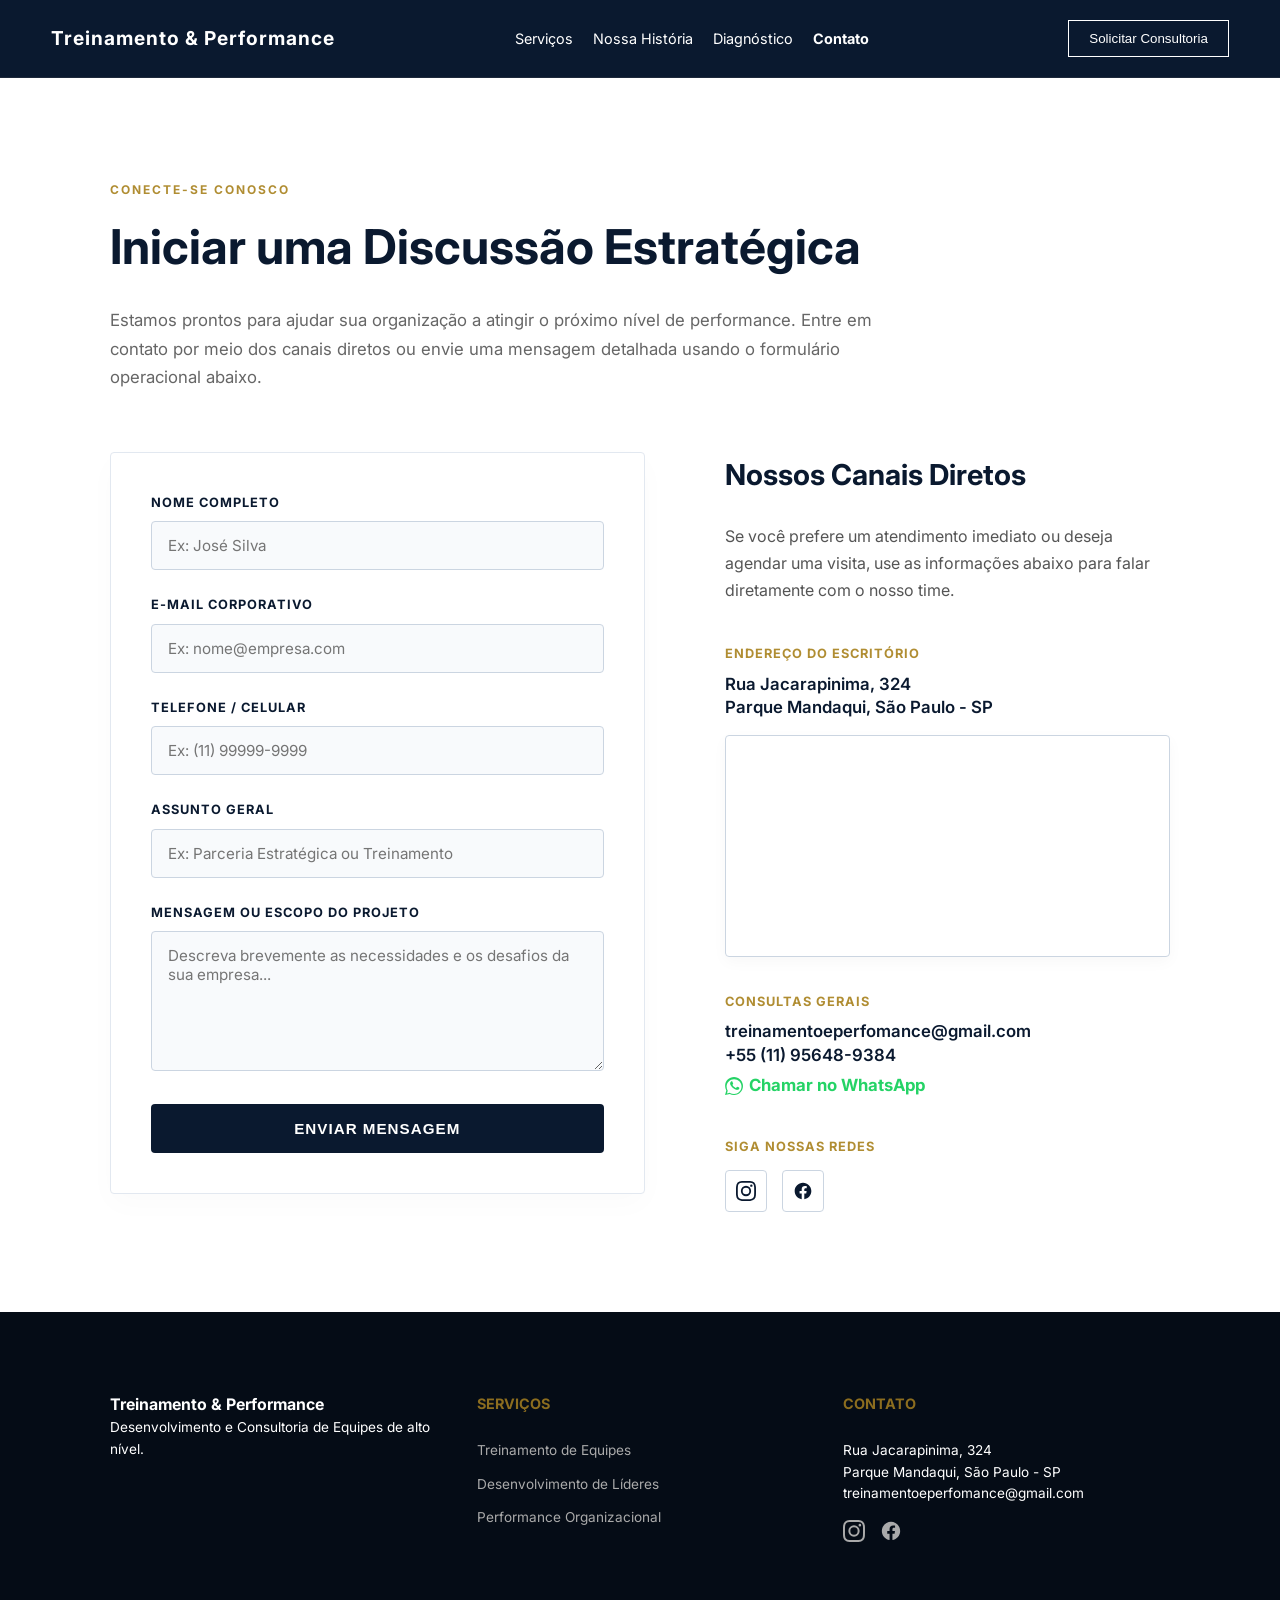
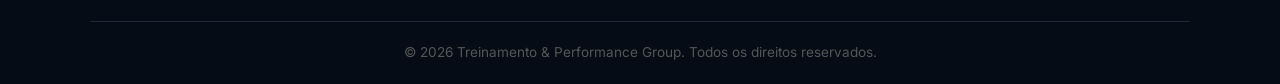
<file: contato.html>
<!DOCTYPE html>
<html lang="pt-br">

<head>
    <meta charset="UTF-8">
    <meta name="viewport" content="width=device-width, initial-scale=1.0">
    <title>Contato | Treinamento & Performance</title>
    <link rel="stylesheet" href="style.css">
    <link href="https://fonts.googleapis.com/css2?family=Inter:wght@300;400;500;600;700&display=swap" rel="stylesheet">
    <style>
        html {
            scroll-behavior: smooth;
        }

        .contact-hero {
            padding: 180px 0 60px;
            background-color: var(--white);
        }

        .contact-hero span {
            font-size: 0.75rem;
            text-transform: uppercase;
            letter-spacing: 2px;
            color: var(--gold-light);
            font-weight: 700;
            display: block;
            margin-bottom: 10px;
        }

        .contact-hero h1 {
            font-size: clamp(2rem, 4vw, 3rem);
            color: var(--primary-blue);
            margin-bottom: 20px;
            font-weight: 700;
        }

        .contact-hero .intro-text {
            max-width: 800px;
            color: #666;
            font-size: 1.05rem;
            line-height: 1.7;
        }

        .contact-content-section {
            padding: 0 0 100px;
            background-color: var(--white);
        }

        .contact-main-grid {
            display: grid;
            grid-template-columns: 1.2fr 1fr;
            gap: 80px;
            align-items: start;
        }

        @media (max-width: 992px) {
            .contact-main-grid {
                grid-template-columns: 1fr;
                gap: 50px;
            }
        }

        .contact-form-block {
            background: #ffffff;
            border: 1px solid #e2e8f0;
            padding: 40px;
            border-radius: 4px;
            box-shadow: 0 10px 30px rgba(10, 25, 47, 0.02);
        }

        .contact-form-group {
            margin-bottom: 25px;
        }

        .contact-form-group label {
            display: block;
            font-size: 0.8rem;
            text-transform: uppercase;
            letter-spacing: 1px;
            color: var(--primary-blue);
            font-weight: 700;
            margin-bottom: 8px;
        }

        .contact-field {
            width: 100%;
            padding: 14px 16px;
            border: 1px solid #cbd5e1;
            border-radius: 4px;
            font-family: 'Inter', sans-serif;
            font-size: 0.95rem;
            color: var(--primary-blue);
            background-color: #f8fafc;
            transition: all 0.3s ease;
        }

        .contact-field:focus {
            outline: none;
            border-color: var(--gold);
            background-color: var(--white);
            box-shadow: 0 0 0 3px rgba(251, 192, 45, 0.15);
        }

        textarea.contact-field {
            resize: vertical;
            min-height: 140px;
        }

        .btn-send-message {
            width: 100%;
            background-color: var(--primary-blue);
            color: var(--white);
            border: none;
            padding: 16px;
            font-size: 0.95rem;
            font-weight: 700;
            text-transform: uppercase;
            letter-spacing: 1px;
            cursor: pointer;
            border-radius: 4px;
            transition: all 0.3s ease;
        }

        .btn-send-message:hover {
            background-color: var(--gold);
            color: var(--primary-blue);
            transform: translateY(-2px);
        }

        .contact-info-block h2 {
            font-size: 1.8rem;
            color: var(--primary-blue);
            margin-bottom: 25px;
            font-weight: 700;
        }

        .contact-info-block p {
            color: #555;
            margin-bottom: 40px;
            line-height: 1.7;
        }

        .corporate-channels-list {
            list-style: none;
        }

        .channel-item-box {
            margin-bottom: 35px;
        }

        .channel-item-box h4 {
            font-size: 0.8rem;
            text-transform: uppercase;
            letter-spacing: 1px;
            color: var(--gold-light);
            margin-bottom: 8px;
            font-weight: 700;
        }

        .channel-item-box p {
            font-size: 1.05rem;
            color: var(--primary-blue);
            font-weight: 600;
            margin-bottom: 0;
            line-height: 1.4;
        }

        .channel-whatsapp-link {
            display: inline-flex;
            align-items: center;
            gap: 6px;
            color: #25D366;
            text-decoration: none;
            font-weight: 700;
            font-size: 1.05rem;
            margin-top: 5px;
            transition: opacity 0.3s ease;
        }

        .channel-whatsapp-link:hover {
            opacity: 0.8;
        }

        .channel-whatsapp-link svg {
            width: 18px;
            height: 18px;
            fill: currentColor;
        }

        .map-wrapper {
            margin-top: 15px;
            border: 1px solid #cbd5e1;
            border-radius: 4px;
            overflow: hidden;
            box-shadow: 0 5px 15px rgba(0, 0, 0, 0.03);
        }

        .map-wrapper iframe {
            display: block;
            width: 100%;
            height: 220px;
            border: 0;
        }

        .social-media-container {
            margin-top: 20px;
        }

        .social-media-container h4 {
            font-size: 0.8rem;
            text-transform: uppercase;
            letter-spacing: 1px;
            color: var(--gold-light);
            margin-bottom: 12px;
            font-weight: 700;
        }

        .social-links-flex {
            display: flex;
            gap: 15px;
        }

        .social-icon-btn {
            display: inline-flex;
            align-items: center;
            justify-content: center;
            width: 42px;
            height: 42px;
            border: 1px solid #cbd5e1;
            border-radius: 4px;
            color: var(--primary-blue);
            transition: all 0.3s ease;
            text-decoration: none;
        }

        .social-icon-btn svg {
            width: 20px;
            height: 20px;
            fill: currentColor;
        }

        .social-icon-btn:hover {
            background-color: var(--primary-blue);
            color: var(--white);
            border-color: var(--primary-blue);
            transform: translateY(-3px);
        }

        .footer-social-flex {
            display: flex;
            gap: 15px;
            margin-top: 15px;
        }

        .footer-social-link {
            color: #aaa;
            transition: color 0.3s ease, transform 0.3s ease;
            display: inline-block;
        }

        .footer-social-link svg {
            width: 22px;
            height: 22px;
            fill: currentColor;
        }

        .footer-social-link:hover {
            color: var(--white) !important;
            transform: translateY(-2px);
            padding-left: 0 !important;
        }

        .navbar {
            display: flex;
            justify-content: space-between;
            align-items: center;
            padding: 20px 4%;
            position: relative;
            z-index: 1001;
        }

        .menu-toggle {
            display: none;
            flex-direction: column;
            justify-content: space-between;
            width: 30px;
            height: 21px;
            background: transparent;
            border: none;
            cursor: pointer;
            z-index: 1002;
            padding: 0;
        }

        .menu-toggle .bar {
            width: 100%;
            height: 3px;
            background-color: #ffffff;
            border-radius: 10px;
            transition: all 0.3s ease-in-out;
        }

        .menu-toggle.active .bar:nth-child(1) {
            transform: translateY(9px) rotate(45deg);
        }

        .menu-toggle.active .bar:nth-child(2) {
            opacity: 0;
        }

        .menu-toggle.active .bar:nth-child(3) {
            transform: translateY(-9px) rotate(-45deg);
        }

        @media (max-width: 992px) {
            .menu-toggle {
                display: flex;
            }

            .nav-links {
                position: fixed;
                top: 0;
                right: -100%;
                width: 280px;
                height: 100vh;
                background-color: #0f172a;
                display: flex;
                flex-direction: column;
                align-items: flex-start;
                justify-content: flex-start;
                padding: 100px 40px 40px;
                gap: 25px;
                box-shadow: -10px 0 30px rgba(0, 0, 0, 0.3);
                transition: right 0.4s ease-in-out;
                z-index: 1000;
                list-style: none;
            }

            .nav-links.active {
                right: 0;
            }

            .nav-links li {
                width: 100%;
            }

            .nav-links a {
                font-size: 1.2rem;
                display: block;
                width: 100%;
                padding: 10px 0;
                color: #ffffff !important;
            }

            .btn-cta-nav {
                display: none;
            }
            
            .btn-mobile-nav-cta {
                display: block;
                width: 100%;
                text-align: center;
                background-color: #fbc02d;
                color: #0f172a;
                padding: 14px;
                border-radius: 4px;
                font-weight: 700;
                font-size: 0.95rem;
                text-decoration: none;
                text-transform: uppercase;
                letter-spacing: 0.5px;
                margin-top: 20px;
                border: none;
                cursor: pointer;
            }
        }
    </style>
</head>

<body>

    <div vw class="enabled">
        <div vw-access-button class="active"></div>
        <div vw-plugin-wrapper>
            <div class="vw-plugin-top-wrapper"></div>
        </div>
    </div>
    <script src="https://vlibras.gov.br/app/vlibras-plugin.js"></script>
    <script>
        new window.VLibras.Widget('https://vlibras.gov.br/app');
    </script>

    <!-- NAVBAR -->
    <nav class="navbar"
        style="background: var(--primary-blue); border-bottom: 1px solid #1e293b; position: fixed; width: 100%; top: 0; z-index: 1000;">
        <div class="logo">
            <a href="index.html" style="text-decoration: none; color: #ffffff;">Treinamento & Performance</a>
        </div>
        
        <ul class="nav-links" id="navLinks">
            <li><a href="servicos.html" class="nav-item">Serviços</a></li>
            <li><a href="sobre.html" class="nav-item">Nossa História</a></li>
            <li><a href="diagnostico.html" class="nav-item">Diagnóstico</a></li>
            <li><a href="contato.html" class="nav-item" style="font-weight: 700;">Contato</a></li>
            <li class="btn-cta-nav-container"><a href="contato.html" class="btn-mobile-nav-cta" style="display: none;">Solicitar Consultoria</a></li>
        </ul>
        
        <button class="btn-cta-nav"
            onclick="document.getElementById('formulario-contato').scrollIntoView({behavior: 'smooth'})">Solicitar
            Consultoria</button>
            
        <button class="menu-toggle" id="mobileMenuBtn" aria-label="Abrir menu de navigation">
            <span class="bar"></span>
            <span class="bar"></span>
            <span class="bar"></span>
        </button>
    </nav>

    <!-- HERO -->
    <header class="contact-hero">
        <div class="container">
            <span>Conecte-se Conosco</span>
            <h1>Iniciar uma Discussão Estratégica</h1>
            <p class="intro-text">Estamos prontos para ajudar sua organização a atingir o próximo nível de performance.
                Entre em contato por meio dos canais diretos ou envie uma mensagem detalhada usando o formulário
                operacional abaixo.</p>
        </div>
    </header>

    <!-- CONTEÚDO PRINCIPAL -->
    <section class="contact-content-section">
        <div class="container">
            <div class="contact-main-grid reveal">

                <div id="formulario-contato" class="contact-form-block">
                    <form action="https://formspree.io/f/xqejvewv" method="POST" id="meu-formulario">
                        
                        <div class="contact-form-group">
                            <label for="full_name">Nome Completo</label>
                            <input type="text" id="full_name" name="Nome" class="contact-field"
                                placeholder="Ex: José Silva" required>
                        </div>

                        <div class="contact-form-group">
                            <label for="corporate_email">E-mail Corporativo</label>
                            <input type="email" id="corporate_email" name="Email" class="contact-field"
                                placeholder="Ex: nome@empresa.com" required>
                        </div>

                        <div class="contact-form-group">
                            <label for="phone_number">Telefone / Celular</label>
                            <input type="tel" id="phone_number" name="Telefone" class="contact-field"
                                placeholder="Ex: (11) 99999-9999" required>
                        </div>

                        <div class="contact-form-group">
                            <label for="form_subject">Assunto Geral</label>
                            <input type="text" id="form_subject" name="Assunto" class="contact-field"
                                placeholder="Ex: Parceria Estratégica ou Treinamento" required>
                        </div>

                        <div class="contact-form-group">
                            <label for="corporate_message">Mensagem ou Escopo do Projeto</label>
                            <textarea id="corporate_message" name="Mensagem" class="contact-field"
                                placeholder="Descreva brevemente as necessidades e os desafios da sua empresa..."
                                required></textarea>
                        </div>

                        <button type="submit" class="btn-send-message">Enviar Mensagem</button>
                    </form>
                </div>

                <div class="contact-info-block">
                    <h2>Nossos Canais Diretos</h2>
                    <p>Se você prefere um atendimento imediato ou deseja agendar uma visita, use as informações abaixo
                        para falar diretamente com o nosso time.</p>

                    <ul class="corporate-channels-list">
                        <li class="channel-item-box">
                            <h4>Endereço do Escritório</h4>
                            <p>Rua Jacarapinima, 324</p>
                            <p>Parque Mandaqui, São Paulo - SP</p>

                            <div class="map-wrapper">
                                <iframe
                                    src="https://maps.google.com/maps?q=Rua%20Jacarapinima,%20324%20Parque%20Mandaqui&t=&z=15&ie=UTF-8&iwloc=&output=embed"
                                    allowfullscreen="" loading="lazy" referrerpolicy="no-referrer-when-downgrade">
                                </iframe>
                            </div>
                        </li>
                        <li class="channel-item-box">
                            <h4>Consultas Gerais</h4>
                            <p>treinamentoeperfomance@gmail.com</p>
                            <p>+55 (11) 95648-9384</p>
                            <a href="https://wa.me/5511956489384" target="_blank" rel="noopener noreferrer" class="channel-whatsapp-link">
                                <svg viewBox="0 0 24 24"><path d="M.057 24l1.687-6.163c-1.041-1.804-1.588-3.849-1.587-5.946C.06 5.348 5.397.01 12.008.01c3.202.001 6.212 1.246 8.477 3.514 2.266 2.268 3.507 5.28 3.505 8.484-.004 6.657-5.34 11.997-11.953 11.997-2.005-.001-3.973-.502-5.713-1.453L0 24zm6.59-2.754c1.655.982 3.511 1.5 5.409 1.5 5.487 0 9.954-4.466 9.957-9.957.002-2.661-1.026-5.163-2.897-7.037-1.871-1.874-4.364-2.903-7.026-2.904-5.49 0-9.957 4.467-9.96 9.958-.001 1.986.518 3.926 1.508 5.642l-.992 3.626 3.714-.974zm12.016-7.142c-.313-.156-1.854-.915-2.131-1.016-.277-.1-.479-.151-.68.15-.201.3-.778 1.016-.954 1.217-.176.201-.353.226-.666.07-1.84-.918-3.045-1.637-4.258-3.715-.318-.547.318-.508.911-1.697.101-.201.051-.377-.026-.527-.075-.15-.68-1.638-.931-2.24-.244-.587-.492-.508-.68-.517-.174-.009-.374-.011-.574-.011-.2 0-.527.075-.803.377-.276.301-1.054 1.029-1.054 2.509 0 1.48 1.079 2.912 1.229 3.112.151.202 2.125 3.245 5.147 4.549.719.311 1.281.496 1.719.636.722.229 1.378.197 1.898.12.579-.087 1.854-.759 2.116-1.456.261-.697.261-1.294.184-1.42-.077-.126-.277-.201-.59-.356z"/></svg>
                                Chamar no WhatsApp
                            </a>
                        </li>
                    </ul>

                    <div class="social-media-container">
                        <h4>Siga Nossas Redes</h4>
                        <div class="social-links-flex">
                            <a href="https://www.instagram.com/treinamento.performance/" target="_blank"
                                rel="noopener noreferrer" class="social-icon-btn" title="Instagram">
                                <svg viewBox="0 0 24 24">
                                    <path
                                        d="M12 2.163c3.204 0 3.584.012 4.85.07 3.252.148 4.771 1.691 4.919 4.919.058 1.265.069 1.645.069 4.849 0 3.205-.012 3.584-.069 4.849-.149 3.225-1.664 4.771-4.919 4.919-1.266.058-1.644.07-4.85.07-3.204 0-3.584-.012-4.849-.07-3.26-.149-4.771-1.699-4.919-4.92-.058-1.265-.07-1.644-.07-4.849 0-3.204.013-3.583.07-4.849.149-3.227 1.664-4.771 4.919-4.919 1.266-.057 1.645-.069 4.849-.069zM12 0C8.741 0 8.333.014 7.053.072 2.695.272.273 2.69.073 7.051.014 8.333 0 8.741 0 12c0 3.259.014 3.668.072 4.948.2 4.358 2.618 6.78 6.98 6.98 1.281.058 1.689.072 4.948.072 3.259 0 3.668-.014 4.948-.072 4.354-.2 6.782-2.618 6.979-6.98.059-1.28.073-1.689.073-4.948 0-3.259-.014-3.667-.072-4.947-.196-4.354-2.617-6.78-6.979-6.98C15.668.014 15.259 0 12 0zm0 5.838a6.162 6.162 0 100 12.324 6.162 6.162 0 000-12.324zM12 16a4 4 0 110-8 4 4 0 010 8zm6.406-11.845a1.44 1.44 0 100 2.881 1.44 1.44 0 000-2.881z" />
                                </svg>
                            </a>
                            <a href="https://www.facebook.com/profile.php?id=61589588911566" target="_blank"
                                rel="noopener noreferrer" class="social-icon-btn" title="Facebook">
                                <svg viewBox="0 0 24 24">
                                    <path
                                        d="M22 12c0-5.523-4.477-10-10-10S2 6.477 2 12c0 4.991 3.657 9.128 8.438 9.878v-6.987h-2.54V12h2.54V9.797c0-2.506 1.492-3.89 3.777-3.89 1.094 0 2.238.195 2.238.195v2.46h-1.26c-1.243 0-1.63.771-1.63 1.562V12h2.773l-.443 2.89h-2.33v6.988C18.343 21.128 22 16.991 22 12z" />
                                </svg>
                            </a>
                        </div>
                    </div>
                </div>

            </div>
        </div>
    </section>

    <!-- FOOTER -->
    <footer>
        <div class="container footer-grid">
            <div class="footer-brand">
                <h3>
                    <a href="index.html" style="text-decoration: none; color: inherit;">Treinamento & Performance</a>
                </h3>
                <p>Desenvolvimento e Consultoria de Equipes de alto nível.</p>
            </div>
            <div class="footer-links">
                <h4>Serviços</h4>
                <a href="servicos.html">Treinamento de Equipes</a>
                <a href="servicos.html">Desenvolvimento de Líderes</a>
                <a href="servicos.html">Performance Organizacional</a>
            </div>
            <div class="footer-links">
                <h4>Contato</h4>
                <p>Rua Jacarapinima, 324<br> Parque Mandaqui, São Paulo - SP</p>
                <p>treinamentoeperfomance@gmail.com</p>

                <div class="footer-social-flex">
                    <a href="https://www.instagram.com/treinamento.performance/" target="_blank"
                        rel="noopener noreferrer" class="footer-social-link" title="Instagram">
                        <svg viewBox="0 0 24 24">
                            <path
                                d="M12 2.163c3.204 0 3.584.012 4.85.07 3.252.148 4.771 1.691 4.919 4.919.058 1.265.069 1.645.069 4.849 0 3.205-.012 3.584-.069 4.849-.149 3.225-1.664 4.771-4.919 4.919-1.266.058-1.644.07-4.85.07-3.204 0-3.584-.012-4.849-.07-3.26-.149-4.771-1.699-4.919-4.92-.058-1.265-.07-1.644-.07-4.849 0-3.204.013-3.583.07-4.849.149-3.227 1.664-4.771 4.919-4.919 1.266-.057 1.645-.069 4.849-.069zM12 0C8.741 0 8.333.014 7.053.072 2.695.272.273 2.69.073 7.051.014 8.333 0 8.741 0 12c0 3.259.014 3.668.072 4.948.2 4.358 2.618 6.78 6.98 6.98 1.281.058 1.689.072 4.948.072 3.259 0 3.668-.014 4.948-.072 4.354-.2 6.782-2.618 6.979-6.98.059-1.28.073-1.689.073-4.948 0-3.259-.014-3.667-.072-4.947-.196-4.354-2.617-6.78-6.979-6.98C15.668.014 15.259 0 12 0zm0 5.838a6.162 6.162 0 100 12.324 6.162 6.162 0 000-12.324zM12 16a4 4 0 110-8 4 4 0 010 8zm6.406-11.845a1.44 1.44 0 100 2.881 1.44 1.44 0 000-2.881z" />
                        </svg>
                    </a>
                    <a href="https://www.facebook.com/profile.php?id=61589588911566" target="_blank"
                        rel="noopener noreferrer" class="footer-social-link" title="Facebook">
                        <svg viewBox="0 0 24 24">
                            <path
                                d="M22 12c0-5.523-4.477-10-10-10S2 6.477 2 12c0 4.991 3.657 9.128 8.438 9.878v-6.987h-2.54V12h2.54V9.797c0-2.506 1.492-3.89 3.777-3.89 1.094 0 2.238.195 2.238.195v2.46h-1.26c-1.243 0-1.63.771-1.63 1.562V12h2.773l-.443 2.89h-2.33v6.988C18.343 21.128 22 16.991 22 12z" />
                        </svg>
                    </a>
                </div>
            </div>
        </div>
        <div class="container copyright">© 2026 Treinamento & Performance Group. Todos os direitos reservados.</div>
    </footer>

    <script>
        const mobileMenuBtn = document.getElementById('mobileMenuBtn');
        const navLinks = document.getElementById('navLinks');

        mobileMenuBtn.addEventListener('click', () => {
            mobileMenuBtn.classList.toggle('active');
            navLinks.classList.toggle('active');
        });

        document.addEventListener('click', (e) => {
            if (!mobileMenuBtn.contains(e.target) && !navLinks.contains(e.target)) {
                mobileMenuBtn.classList.remove('active');
                navLinks.classList.remove('active');
            }
        });

        function reveal() {
            document.querySelectorAll(".reveal").forEach(el => {
                const elementTop = el.getBoundingClientRect().top;
                const windowHeight = window.innerHeight;
                if (elementTop < windowHeight - 100) {
                    el.classList.add("active");
                }
            });
        }
        window.addEventListener("scroll", reveal);
        window.addEventListener("load", reveal);

        const formulario = document.getElementById("meu-formulario");
        
        formulario.addEventListener("submit", function(event) {
            event.preventDefault(); 
            
            const dados = new FormData(formulario);
            const botao = formulario.querySelector(".btn-send-message");
            
            botao.disabled = true;
            botao.innerText = "Enviando...";

            fetch(formulario.action, {
                method: formulario.method,
                body: dados,
                headers: {
                    'Accept': 'application/json'
                }
            }).then(response => {
                if (response.ok) {
                    alert('Sua mensagem de contato foi enviada com sucesso ao nosso time estratégico!');
                    formulario.reset(); 
                } else {
                    alert('Ops! Ocorreu um problem no servidor do formulário. Tente novamente mais tarde.');
                }
            }).catch(error => {
                alert('Erro de conexão. Certifique-se de que está conectado à internet.');
            }).finally(() => {
                botao.disabled = false;
                botao.innerText = "Enviar Mensagem";
            });
        });
    </script>
</body>

</html>
</file>
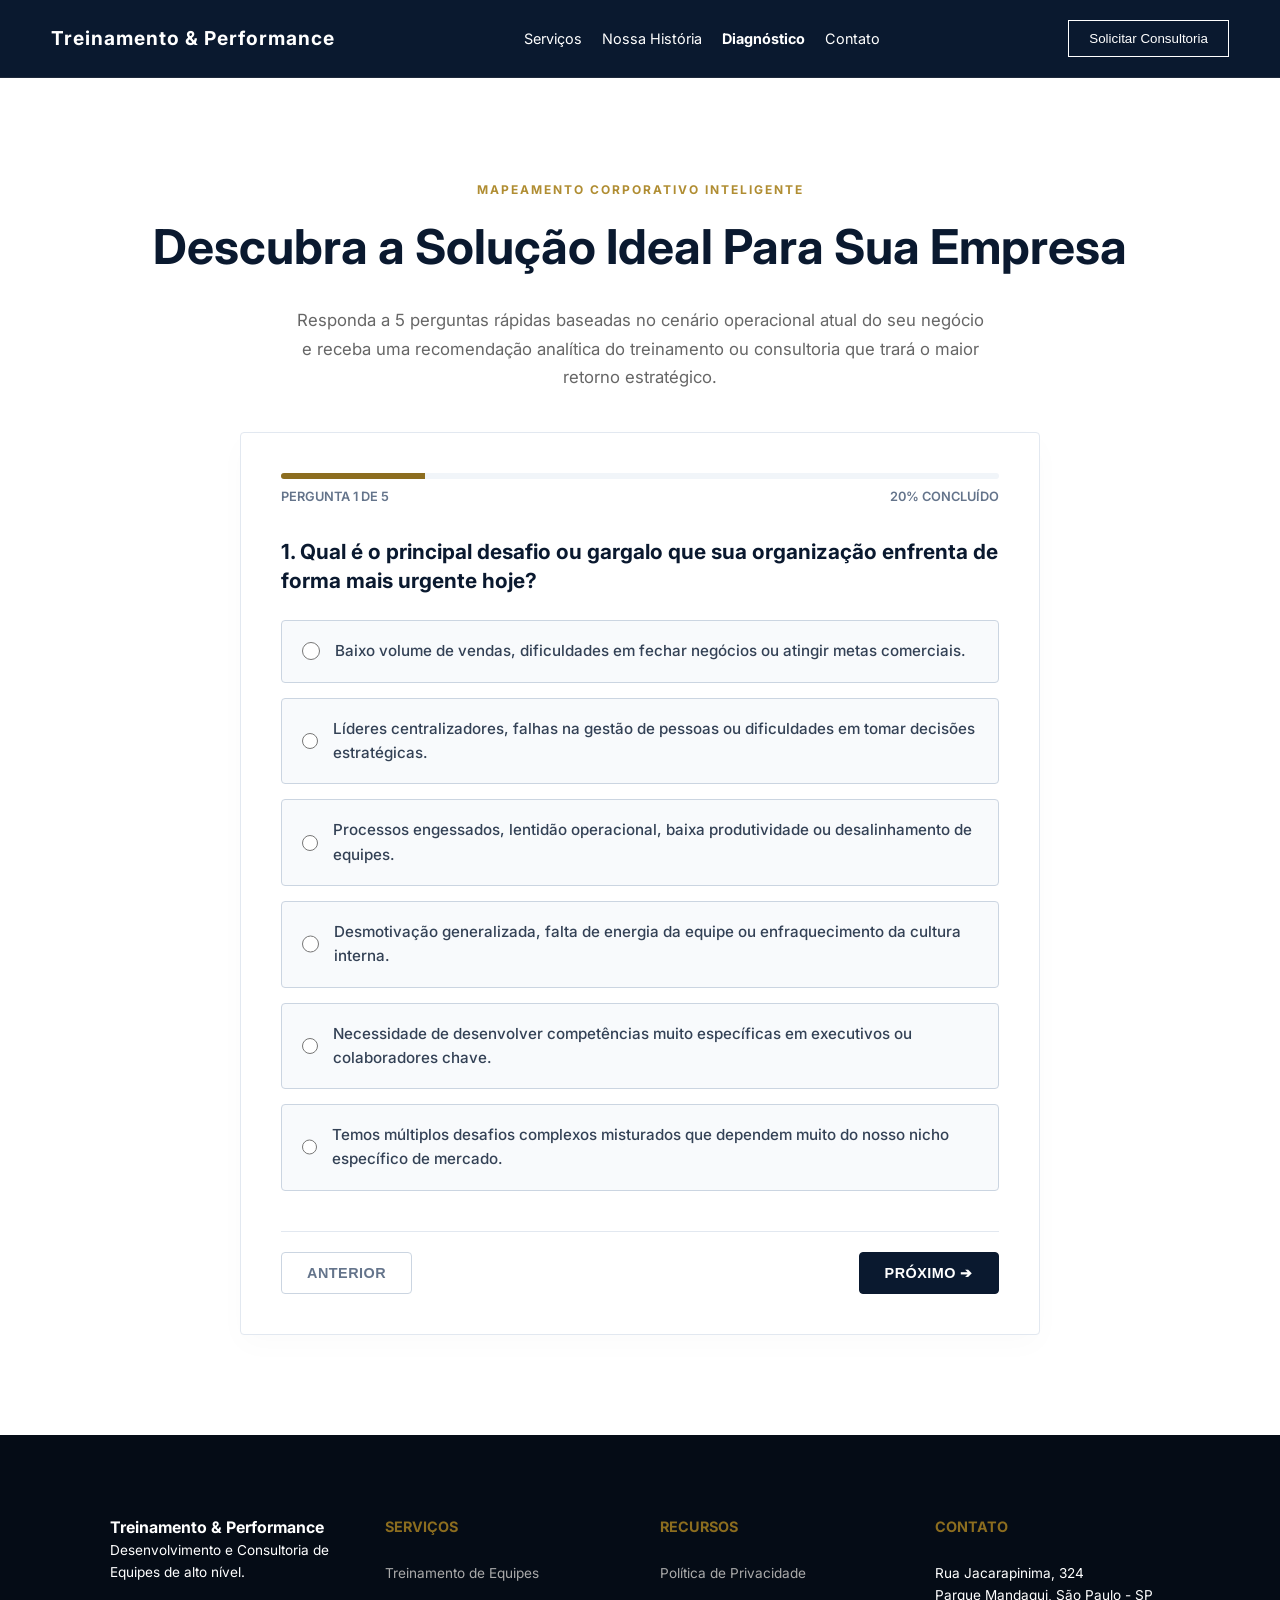
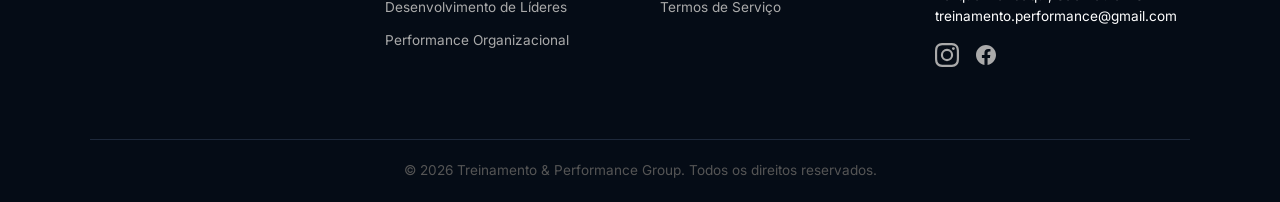
<file: diagnostico.html>
<!DOCTYPE html>
<html lang="pt-br">
<head>
    <meta charset="UTF-8">
    <meta name="viewport" content="width=device-width, initial-scale=1.0">
    <title>Diagnóstico de Performance | Treinamento & Performance</title>
    <link rel="stylesheet" href="style.css">
    <link href="https://fonts.googleapis.com/css2?family=Inter:wght@300;400;500;600;700&display=swap" rel="stylesheet">
    <style>
        html {
            scroll-behavior: smooth;
        }

        .quiz-hero {
            padding: 180px 0 40px;
            background-color: var(--white);
            text-align: center;
        }

        .quiz-hero span {
            font-size: 0.75rem;
            text-transform: uppercase;
            letter-spacing: 2px;
            color: var(--gold-light);
            font-weight: 700;
            display: block;
            margin-bottom: 10px;
        }

        .quiz-hero h1 {
            font-size: clamp(2rem, 4vw, 3rem);
            color: var(--primary-blue);
            margin-bottom: 20px;
            font-weight: 700;
        }

        .quiz-hero p {
            max-width: 700px;
            margin: 0 auto;
            color: #666;
            font-size: 1.05rem;
            line-height: 1.7;
        }

        .quiz-section {
            padding: 0 0 100px;
            background-color: var(--white);
        }

        .quiz-container {
            max-width: 800px;
            margin: 0 auto;
            background: #ffffff;
            border: 1px solid #e2e8f0;
            padding: 40px;
            border-radius: 4px;
            box-shadow: 0 10px 30px rgba(10, 25, 47, 0.02);
        }

        .progress-container {
            margin-bottom: 30px;
        }

        .progress-bar-bg {
            width: 100%;
            height: 6px;
            background-color: #f1f5f9;
            border-radius: 3px;
            overflow: hidden;
        }

        .progress-bar-fill {
            width: 20%;
            height: 100%;
            background-color: var(--gold);
            transition: width 0.4s ease;
        }

        .progress-text {
            display: flex;
            justify-content: space-between;
            font-size: 0.8rem;
            color: #64748b;
            margin-top: 8px;
            font-weight: 600;
            text-transform: uppercase;
        }

        .question-block {
            display: none;
        }

        .question-block.active {
            display: block;
            animation: fadeIn 0.5s ease-out;
        }

        .question-block h3 {
            font-size: 1.3rem;
            color: var(--primary-blue);
            margin-bottom: 25px;
            font-weight: 700;
            line-height: 1.4;
        }

        .options-list {
            display: flex;
            flex-direction: column;
            gap: 15px;
        }

        .option-item {
            display: flex;
            align-items: center;
            padding: 18px 20px;
            border: 1px solid #cbd5e1;
            border-radius: 4px;
            background-color: #f8fafc;
            cursor: pointer;
            transition: var(--transition);
        }

        .option-item:hover {
            border-color: var(--gold);
            background-color: #fff;
            transform: translateX(5px);
        }

        .option-item.selected {
            border-color: var(--primary-blue);
            background-color: #f0f4f8;
            box-shadow: inset 4px 0 0 var(--gold);
        }

        .option-radio {
            margin-right: 15px;
            accent-color: var(--gold);
            width: 18px;
            height: 18px;
        }

        .option-text {
            font-size: 0.95rem;
            color: #334155;
            font-weight: 500;
        }

        .quiz-navigation-btns {
            display: flex;
            justify-content: space-between;
            margin-top: 40px;
            padding-top: 20px;
            border-top: 1px solid #e2e8f0;
        }

        .btn-quiz {
            padding: 12px 25px;
            font-size: 0.9rem;
            font-weight: 700;
            text-transform: uppercase;
            letter-spacing: 0.5px;
            border-radius: 4px;
            cursor: pointer;
            transition: var(--transition);
        }

        .btn-quiz-prev {
            background-color: transparent;
            border: 1px solid #cbd5e1;
            color: #64748b;
        }

        .btn-quiz-prev:hover {
            background-color: #f1f5f9;
            color: var(--primary-blue);
        }

        .btn-quiz-next {
            background-color: var(--primary-blue);
            border: 1px solid var(--primary-blue);
            color: #fff;
        }

        .btn-quiz-next:hover {
            background-color: var(--gold);
            border-color: var(--gold);
        }

        .result-block {
            display: none;
            text-align: center;
            animation: fadeIn 0.6s ease-out;
        }

        .result-icon {
            font-size: 3rem;
            color: var(--gold);
            margin-bottom: 15px;
        }

        .result-block h2 {
            font-size: 1.8rem;
            color: var(--primary-blue);
            margin-bottom: 10px;
        }

        .result-block .service-title {
            font-size: 1.4rem;
            color: var(--gold-light);
            font-weight: 700;
            margin-bottom: 20px;
            background: #f8fafc;
            display: inline-block;
            padding: 10px 20px;
            border-left: 3px solid var(--gold);
            border-radius: 4px;
        }

        .result-block .service-description {
            color: #475569;
            font-size: 1.05rem;
            line-height: 1.7;
            max-width: 650px;
            margin: 0 auto 35px;
        }

        .btn-result-action {
            background-color: var(--primary-blue);
            color: var(--white);
            border: none;
            padding: 15px 35px;
            font-size: 0.95rem;
            font-weight: 700;
            text-transform: uppercase;
            letter-spacing: 1px;
            cursor: pointer;
            border-radius: 4px;
            transition: var(--transition);
        }

        .btn-result-action:hover {
            background-color: var(--gold);
            transform: translateY(-2px);
            box-shadow: 0 10px 20px rgba(10, 25, 47, 0.1);
        }

        .footer-social-block {
            margin-top: 15px;
        }

        .footer-social-flex {
            display: flex;
            gap: 15px;
        }

        .footer-social-link {
            color: #aaa;
            transition: color 0.3s ease, transform 0.3s ease;
            display: inline-flex;
            align-items: center;
            justify-content: center;
            text-decoration: none;
            width: 24px;
            height: 24px;
            box-sizing: border-box;
        }

        .footer-social-link svg {
            width: 100%;
            height: 100%;
            fill: currentColor;
            display: block;
        }

        .footer-social-link:hover {
            color: var(--white) !important;
            transform: translateY(-2px);
        }

        @keyframes fadeIn {
            from { opacity: 0; transform: translateY(10px); }
            to { opacity: 1; transform: translateY(0); }
        }


        .navbar {
            display: flex;
            justify-content: space-between;
            align-items: center;
            padding: 20px 4%;
            position: relative;
            z-index: 1001;
        }

        .menu-toggle {
            display: none;
            flex-direction: column;
            justify-content: space-between;
            width: 30px;
            height: 21px;
            background: transparent;
            border: none;
            cursor: pointer;
            z-index: 1002;
            padding: 0;
        }

        .menu-toggle .bar {
            width: 100%;
            height: 3px;
            background-color: #ffffff;
            border-radius: 10px;
            transition: all 0.3s ease-in-out;
        }

        .menu-toggle.active .bar:nth-child(1) {
            transform: translateY(9px) rotate(45deg);
        }

        .menu-toggle.active .bar:nth-child(2) {
            opacity: 0;
        }

        .menu-toggle.active .bar:nth-child(3) {
            transform: translateY(-9px) rotate(-45deg);
        }

        @media (max-width: 992px) {
            .menu-toggle {
                display: flex;
            }

            .nav-links {
                position: fixed;
                top: 0;
                right: -100%;
                width: 280px;
                height: 100vh;
                background-color: #0f172a;
                display: flex;
                flex-direction: column;
                align-items: flex-start;
                justify-content: flex-start;
                padding: 100px 40px 40px;
                gap: 25px;
                box-shadow: -10px 0 30px rgba(0, 0, 0, 0.3);
                transition: right 0.4s ease-in-out;
                z-index: 1000;
                list-style: none;
            }

            .nav-links.active {
                right: 0;
            }

            .nav-links li {
                width: 100%;
            }

            .nav-links a {
                font-size: 1.2rem;
                display: block;
                width: 100%;
                padding: 10px 0;
                color: #ffffff !important;
            }

            .btn-cta-nav {
                display: none;
            }
            
            .nav-links::after {
                content: 'Solicitar Consultoria';
                display: block;
                width: 100%;
                text-align: center;
                background-color: #fbc02d;
                color: #0f172a;
                padding: 14px;
                border-radius: 4px;
                font-weight: 700;
                font-size: 0.95rem;
                cursor: pointer;
                margin-top: 20px;
                text-transform: uppercase;
                letter-spacing: 0.5px;
            }
        }
    </style>
</head>
<body>

    <!-- VLibras -->
    <div vw class="enabled">
        <div vw-access-button class="active"></div>
        <div vw-plugin-wrapper>
          <div class="vw-plugin-top-wrapper"></div>
        </div>
    </div>
    <script src="https://vlibras.gov.br/app/vlibras-plugin.js"></script>
    <script>
        new window.VLibras.Widget('https://vlibras.gov.br/app');
    </script>

    <nav class="navbar" style="background: var(--primary-blue); border-bottom: 1px solid #1e293b; position: fixed; width: 100%; top: 0; z-index: 1000;">
        <div class="logo">
            <a href="index.html" style="text-decoration: none; color: #ffffff;">Treinamento & Performance</a>
        </div>
        
        <ul class="nav-links" id="navLinks">
            <li><a href="servicos.html" class="nav-item" style="color: var(--white);">Serviços</a></li>
            <li><a href="sobre.html" class="nav-item" style="color: var(--white);">Nossa História</a></li>
            <li><a href="diagnostico.html" class="nav-item" style="color: var(--white); font-weight: 700;">Diagnóstico</a></li>
            <li><a href="contato.html" class="nav-item" style="color: var(--white);">Contato</a></li>
        </ul>
        
        <button class="btn-cta-nav" style="background: transparent; border: 1px solid white; color: white;" onclick="window.location.href='contato.html'">Solicitar Consultoria</button>
        
        <button class="menu-toggle" id="mobileMenuBtn" aria-label="Abrir menu de navegação">
            <span class="bar"></span>
            <span class="bar"></span>
            <span class="bar"></span>
        </button>
    </nav>

    <header class="quiz-hero">
        <div class="container">
            <span>Mapeamento Corporativo Inteligente</span>
            <h1>Descubra a Solução Ideal Para Sua Empresa</h1>
            <p>Responda a 5 perguntas rápidas baseadas no cenário operacional atual do seu negócio e receba uma recomendação analítica do treinamento ou consultoria que trará o maior retorno estratégico.</p>
        </div>
    </header>

    <section class="quiz-section">
        <div class="container">
            <div class="quiz-container reveal active">
                
                <div class="progress-container" id="quizProgress">
                    <div class="progress-bar-bg">
                        <div class="progress-bar-fill" id="progressBar"></div>
                    </div>
                    <div class="progress-text">
                        <span id="progressStepText">Pergunta 1 de 5</span>
                        <span id="progressPercent">20% Concluído</span>
                    </div>
                </div>

                <div id="questionsForm">
                    
                    <div class="question-block active" data-step="1">
                        <h3>1. Qual é o principal desafio ou gargalo que sua organização enfrenta de forma mais urgente hoje?</h3>
                        <div class="options-list">
                            <div class="option-item" onclick="selectOption(this, 1, 'comercial')">
                                <input type="radio" name="q1" class="option-radio">
                                <span class="option-text">Baixo volume de vendas, dificuldades em fechar negócios ou atingir metas comerciais.</span>
                            </div>
                            <div class="option-item" onclick="selectOption(this, 1, 'lideranca')">
                                <input type="radio" name="q1" class="option-radio">
                                <span class="option-text">Líderes centralizadores, falhas na gestão de pessoas ou dificuldades em tomar decisões estratégicas.</span>
                            </div>
                            <div class="option-item" onclick="selectOption(this, 1, 'performance')">
                                <input type="radio" name="q1" class="option-radio">
                                <span class="option-text">Processos engessados, lentidão operacional, baixa produtividade ou desalinhamento de equipes.</span>
                            </div>
                            <div class="option-item" onclick="selectOption(this, 1, 'palestras')">
                                <input type="radio" name="q1" class="option-radio">
                                <span class="option-text">Desmotivação generalizada, falta de energia da equipe ou enfraquecimento da cultura interna.</span>
                            </div>
                            <div class="option-item" onclick="selectOption(this, 1, 'coaching')">
                                <input type="radio" name="q1" class="option-radio">
                                <span class="option-text">Necessidade de desenvolver competências muito específicas em executivos ou colaboradores chave.</span>
                            </div>
                            <div class="option-item" onclick="selectOption(this, 1, 'personalizado')">
                                <input type="radio" name="q1" class="option-radio">
                                <span class="option-text">Temos múltiplos desafios complexos misturados que dependem muito do nosso nicho específico de mercado.</span>
                            </div>
                        </div>
                    </div>

                    <div class="question-block" data-step="2">
                        <h3>2. Ao observar o comportamento diário das suas equipes, qual característica está mais em falta?</h3>
                        <div class="options-list">
                            <div class="option-item" onclick="selectOption(this, 2, 'comercial')">
                                <input type="radio" name="q2" class="option-radio">
                                <span class="option-text">Técnicas avançadas de negociação, prospecção agressiva ou foco em conversão de clientes.</span>
                            </div>
                            <div class="option-item" onclick="selectOption(this, 2, 'lideranca')">
                                <input type="radio" name="q2" class="option-radio">
                                <span class="option-text">Comunicação clara, inteligência emocional e habilidade de delegar funções de forma inspiradora.</span>
                            </div>
                            <div class="option-item" onclick="selectOption(this, 2, 'performance')">
                                <input type="radio" name="q2" class="option-radio">
                                <span class="option-text">Organização de rotinas, cumprimento ágil de prazos e eliminação de desperdícios funcionais.</span>
                            </div>
                            <div class="option-item" onclick="selectOption(this, 2, 'palestras')">
                                <input type="radio" name="q2" class="option-radio">
                                <span class="option-text">Trabalho em equipe, senso de pertencimento e orgulho de carregar os valores da empresa.</span>
                            </div>
                            <div class="option-item" onclick="selectOption(this, 2, 'coaching')">
                                <input type="radio" name="q2" class="option-radio">
                                <span class="option-text">Constância, definição de metas individuais claras e foco em autodesenvolvimento profissional.</span>
                            </div>
                            <div class="option-item" onclick="selectOption(this, 2, 'personalizado')">
                                <input type="radio" name="q2" class="option-radio">
                                <span class="option-text">Nossas frentes operacionais variam muito; cada filial ou departamento opera sob regras e perfis muito distintos.</span>
                            </div>
                        </div>
                    </div>

                    <div class="question-block" data-step="3">
                        <h3>3. Qual é o formato ideal de entrega e duração que sua liderança considera mais viável para o momento?</h3>
                        <div class="options-list">
                            <div class="option-item" onclick="selectOption(this, 3, 'palestras')">
                                <input type="radio" name="q3" class="option-radio">
                                <span class="option-text">Um evento pontual e dinâmico (palestra de 1 a 2 horas) para impactar e alinhar todo mundo de uma vez só.</span>
                            </div>
                            <div class="option-item" onclick="selectOption(this, 3, 'coaching')">
                                <input type="radio" name="q3" class="option-radio">
                                <span class="option-text">Sessões recorrentes e de longo prazo focadas em indivíduos específicos ou grupos bem pequenos.</span>
                            </div>
                            <div class="option-item" onclick="selectOption(this, 3, 'performance')">
                                <input type="radio" name="q3" class="option-radio">
                                <span class="option-text">Um mapeamento técnico detalhado e imersivo com relatórios analíticos de processos internos.</span>
                            </div>
                            <div class="option-item" onclick="selectOption(this, 3, 'comercial')">
                                <input type="radio" name="q3" class="option-radio">
                                <span class="option-text">Módulos de workshops práticos com foco exclusivo no time de vendas e resultados comerciais.</span>
                            </div>
                            <div class="option-item" onclick="selectOption(this, 3, 'lideranca')">
                                <input type="radio" name="q3" class="option-radio">
                                <span class="option-text">Imersão de liderança com avaliações de comportamento estratégico e dinâmicas de gestão.</span>
                            </div>
                            <div class="option-item" onclick="selectOption(this, 3, 'personalizado')">
                                <input type="radio" name="q3" class="option-radio">
                                <span class="option-text">Um ecossistema misto inteiramente montado do zero, adaptado de forma única para nossa realidade empresarial.</span>
                            </div>
                        </div>
                    </div>

                    <div class="question-block" data-step="4">
                        <h3>4. Se você pudesse escolher um único indicador corporativo para disparar nos próximos meses, qual seria?</h3>
                        <div class="options-list">
                            <div class="option-item" onclick="selectOption(this, 4, 'comercial')">
                                <input type="radio" name="q4" class="option-radio">
                                <span class="option-text">Receita, ticket médio de vendas, taxa de conversão comercial e faturamento bruto.</span>
                            </div>
                            <div class="option-item" onclick="selectOption(this, 4, 'lideranca')">
                                <input type="radio" name="q4" class="option-radio">
                                <span class="option-text">Retenção de talentos (diminuição de turnover) e maturidade corporativa da liderança.</span>
                            </div>
                            <div class="option-item" onclick="selectOption(this, 4, 'performance')">
                                <input type="radio" name="q4" class="option-radio">
                                <span class="option-text">Eficiência de entregas, diminuição de erros operacionais e maior margem de lucro por processo.</span>
                            </div>
                            <div class="option-item" onclick="selectOption(this, 4, 'palestras')">
                                <input type="radio" name="q4" class="option-radio">
                                <span class="option-text">Índice de felicidade interna, otimismo profissional e melhora imediata do clima e engajamento.</span>
                            </div>
                            <div class="option-item" onclick="selectOption(this, 4, 'coaching')">
                                <input type="radio" name="q4" class="option-radio">
                                <span class="option-text">Produtividade de alto nível concentrada em gestores de alto escalão e tomadores de decisão.</span>
                            </div>
                            <div class="option-item" onclick="selectOption(this, 4, 'personalizado')">
                                <input type="radio" name="q4" class="option-radio">
                                <span class="option-text">Nossos indicadores ideais mesclam múltiplos fatores competitivos muito atrelados às regras do nosso setor.</span>
                            </div>
                        </div>
                    </div>

                    <div class="question-block" data-step="5">
                        <h3>5. Qual frase melhor descreve a abordagem metodológica que você busca em uma consultoria externa parceira?</h3>
                        <div class="options-list">
                            <div class="option-item" onclick="selectOption(this, 5, 'comercial')">
                                <input type="radio" name="q5" class="option-radio">
                                <span class="option-text">Foco cirúrgico em fechamento prático e desinibição comercial da ponta de vendas.</span>
                            </div>
                            <div class="option-item" onclick="selectOption(this, 5, 'lideranca')">
                                <input type="radio" name="q5" class="option-radio">
                                <span class="option-text">Foco comportamental e metodologias avançadas de governança corporativa e gestão de equipes.</span>
                            </div>
                            <div class="option-item" onclick="selectOption(this, 5, 'performance')">
                                <input type="radio" name="q5" class="option-radio">
                                <span class="option-text">Análise lógica baseada em dados reais e na reestruturação analítica de processos ineficientes.</span>
                            </div>
                            <div class="option-item" onclick="selectOption(this, 5, 'palestras')">
                                <input type="radio" name="q5" class="option-radio">
                                <span class="option-text">Desenvolvimento humano focado em comportamento focado na motivação e sinergia coletiva.</span>
                            </div>
                            <div class="option-item" onclick="selectOption(this, 5, 'coaching')">
                                <input type="radio" name="q5" class="option-radio">
                                <span class="option-text">Acompanhamento personalizado próximo, focado na melhoria contínua de metas individuais.</span>
                            </div>
                            <div class="option-item" onclick="selectOption(this, 5, 'personalizado')">
                                <input type="radio" name="q5" class="option-radio">
                                <span class="option-text">Uma junção técnica personalizada e maleável de mercado inteiramente flexível e focada na nossa realidade.</span>
                            </div>
                        </div>
                    </div>

                    <div class="quiz-navigation-btns">
                        <button class="btn-quiz btn-quiz-prev" id="prevBtn" disabled onclick="navigateStep(-1)">Anterior</button>
                        <button class="btn-quiz btn-quiz-next" id="nextBtn" onclick="navigateStep(1)">Próximo ➔</button>
                    </div>
                </div>

                <!-- Bloco de Exibição dos Resultados -->
                <div class="result-block" id="resultBlock">
                    <div class="result-icon">📊</div>
                    <h2>Diagnóstico Concluído</h2>
                    <p style="color: #64748b; margin-bottom: 25px;">Com base nas variáveis estratégicas avaliadas, identificamos que a sua empresa necessita prioritariamente de:</p>
                    <div class="service-title" id="resTitle">Nome do Serviço Ideal</div>
                    <p class="service-description" id="resDesc">Descrição aprofundada do serviço com base nas alternativas selecionadas.</p>
                    
                    <button class="btn-result-action" onclick="window.location.href='contato.html'">Agendar Alinhamento para Este Serviço</button>
                </div>

            </div>
        </div>
    </section>

    <!-- Rodapé -->
    <footer>
        <div class="container footer-grid">
            <div class="footer-brand">
                <h3>
                    <a href="index.html" style="text-decoration: none; color: inherit;">Treinamento & Performance</a>
                </h3>
                <p>Desenvolvimento e Consultoria de Equipes de alto nível.</p>
            </div>
            <div class="footer-links">
                <h4>Serviços</h4>
                <a href="servicos.html">Treinamento de Equipes</a>
                <a href="servicos.html">Desenvolvimento de Líderes</a>
                <a href="servicos.html">Performance Organizacional</a>
            </div>
            <div class="footer-links">
                <h4>Recursos</h4>
                <a href="#">Política de Privacidade</a>
                <a href="#">Termos de Serviço</a>
            </div>
            <div class="footer-links">
                <h4>Contato</h4>
                <p>Rua Jacarapinima, 324<br> Parque Mandaqui, São Paulo - SP</p>
                <p>treinamento.performance@gmail.com</p>
                
                <div class="footer-social-block">
                    <div class="footer-social-flex">
                        <a href="https://www.instagram.com/treinamento.performance/" target="_blank" rel="noopener noreferrer" class="footer-social-link" title="Instagram">
                            <svg viewBox="0 0 24 24"><path d="M12 2.163c3.204 0 3.584.012 4.85.07 3.252.148 4.771 1.691 4.919 4.919.058 1.265.069 1.645.069 4.849 0 3.205-.012 3.584-.069 4.849-.149 3.225-1.664 4.771-4.919 4.919-1.266.058-1.644.07-4.85.07-3.204 0-3.584-.012-4.849-.07-3.26-.149-4.771-1.699-4.919-4.92-.058-1.265-.07-1.644-.07-4.849 0-3.204.013-3.583.07-4.849.149-3.227 1.664-4.771 4.919-4.919 1.266-.057 1.645-.069 4.849-.069zM12 0C8.741 0 8.333.014 7.053.072 2.695.272.273 2.69.073 7.051.014 8.333 0 8.741 0 12c0 3.259.014 3.668.072 4.948.2 4.358 2.618 6.78 6.98 6.98 1.281.058 1.689.072 4.948.072 3.259 0 3.668-.014 4.948-.072 4.354-.2 6.782-2.618 6.979-6.98.059-1.28.073-1.689.073-4.948 0-3.259-.014-3.667-.072-4.947-.196-4.354-2.617-6.78-6.979-6.98C15.668.014 15.259 0 12 0zm0 5.838a6.162 6.162 0 100 12.324 6.162 6.162 0 000-12.324zM12 16a4 4 0 110-8 4 4 0 010 8zm6.406-11.845a1.44 1.44 0 100 2.881 1.44 1.44 0 000-2.881z"/></svg>
                        </a>
                        <a href="https://www.facebook.com/profile.php?id=61589588911566" target="_blank" rel="noopener noreferrer" class="footer-social-link" title="Facebook">
                            <svg viewBox="0 0 24 24"><path d="M22 12c0-5.523-4.477-10-10-10S2 6.477 2 12c0 4.991 3.657 9.128 8.438 9.878v-6.987h-2.54V12h2.54V9.797c0-2.506 1.492-3.89 3.777-3.89 1.094 0 2.238.195 2.238.195v2.46h-1.26c-1.243 0-1.63.771-1.63 1.562V12h2.773l-.443 2.89h-2.33v6.988C18.343 21.128 22 16.991 22 12z"/></svg>
                        </a>
                    </div>
                </div>
            </div>
        </div>
        <div class="container copyright">© 2026 Treinamento & Performance Group. Todos os direitos reservados.</div>
    </footer>

    <script>
        const mobileMenuBtn = document.getElementById('mobileMenuBtn');
        const navLinks = document.getElementById('navLinks');

        mobileMenuBtn.addEventListener('click', () => {
            mobileMenuBtn.classList.toggle('active');
            navLinks.classList.toggle('active');
        });

        navLinks.addEventListener('click', (e) => {
            if(e.target.tagName === 'A' || e.target.classList.contains('nav-links')) {
                mobileMenuBtn.remove('active');
                navLinks.remove('active');
                
                if (e.offsetX !== undefined && e.target === navLinks && e.offsetY > (navLinks.clientHeight - 100)) {
                    window.location.href = 'contato.html';
                }
            }
        });

        document.addEventListener('click', (e) => {
            if (!mobileMenuBtn.contains(e.target) && !navLinks.contains(e.target)) {
                mobileMenuBtn.classList.remove('active');
                navLinks.classList.remove('active');
            }
        });

        function reveal() {
            document.querySelectorAll(".reveal").forEach(el => {
                const elementTop = el.getBoundingClientRect().top;
                const windowHeight = window.innerHeight;
                if (elementTop < windowHeight - 100) {
                    el.classList.add("active");
                }
            });
        }
        window.addEventListener("scroll", reveal);
        window.addEventListener("load", reveal);

        let currentStep = 1;
        const totalSteps = 5;
        
        const scores = {
            comercial: 0,
            lideranca: 0,
            performance: 0,
            palestras: 0,
            coaching: 0,
            personalizado: 0
        };

        const userSelections = {};

        function selectOption(element, step, category) {
            const block = document.querySelector(`.question-block[data-step="${step}"]`);
            block.querySelectorAll('.option-item').forEach(item => item.classList.remove('selected'));
            
            element.classList.add('selected');
            element.querySelector('input[type="radio"]').checked = true;

            userSelections[step] = category;
        }

        function navigateStep(direction) {
            if (direction === 1 && !userSelections[currentStep]) {
                alert("Por favor, selecione uma opção estratégica antes de avançar.");
                return;
            }

            document.querySelector(`.question-block[data-step="${currentStep}"]`).classList.remove('active');
            
            currentStep += direction;

            if (currentStep > totalSteps) {
                calculateResult();
                return;
            }

            document.querySelector(`.question-block[data-step="${currentStep}"]`).classList.add('active');

            const percent = (currentStep / totalSteps) * 100;
            document.getElementById('progressBar').style.width = percent + '%';
            document.getElementById('progressStepText').innerText = `Pergunta ${currentStep} de ${totalSteps}`;
            document.getElementById('progressPercent').innerText = `${percent}% Concluído`;

            document.getElementById('prevBtn').disabled = (currentStep === 1);
            
            if (currentStep === totalSteps) {
                document.getElementById('nextBtn').innerText = "Ver Resultado Final 📊";
            } else {
                document.getElementById('nextBtn').innerText = "Próximo ➔";
            }
        }

        function calculateResult() {
            for (let key in scores) scores[key] = 0;

            for (let step in userSelections) {
                const cat = userSelections[step];
                if (scores[cat] !== undefined) {
                    scores[cat]++;
                }
            }

            let idealCategory = 'personalizado';
            let maxScore = -1;

            for (let cat in scores) {
                if (scores[cat] > maxScore) {
                    maxScore = scores[cat];
                    idealCategory = cat;
                }
            }

            const servicesData = {
                comercial: {
                    title: "Treinamento de Equipes Comerciais",
                    desc: "Capacitação de profissionais para aprimorar técnicas de vendas, negociação, atendimento ao cliente e alcance de metas, com foco em resultados práticos e aumento de desempenho."
                },
                lideranca: {
                    title: "Desenvolvimento de Líderes e Gestores",
                    desc: "Treinamentos direcionados a líderes e supervisores para fortalecer competências essenciais como gestão de pessoas, tomada de decisão assertiva, comunicação estratégica e liderança corporativa de alta performance."
                },
                performance: {
                    title: "Consultoria em Performance Organizacional",
                    desc: "Análise profunda de processos internos e identificação de oportunidades estratégicas de melhoria operacional para aumentar drasticamente a produtividade, engajamento e eficiência de todas as equipes."
                },
                palestras: {
                    title: "Palestras Motivacionais e Corporativas",
                    desc: "Encontros imersivos de alto impacto voltados ao desenvolvimento comportamental de equipes, motivação profissional permanente, fortalecimento das rotinas do trabalho em grupo e consolidação da cultura organizacional."
                },
                coaching: {
                    title: "Programas de Coaching e Acompanhamento Profissional",
                    desc: "Acompanhamento individualizado ou em grupo focado no desenvolvimento de competências técnicas ou comportamentais muito específicas, definição de metas de carreira e melhoria contínua do desempenho profissional."
                },
                personalizado: {
                    title: "Treinamentos Personalizados para Empresas",
                    desc: "Soluções adaptadas integralmente conforme as reais necessidades de cada cliente, avaliando com precisão o segmento de mercado que você atua, o perfil atual das equipes e os objetivos estratégicos da organização."
                }
            };

            document.getElementById('resTitle').innerText = servicesData[idealCategory].title;
            document.getElementById('resDesc').innerText = servicesData[idealCategory].desc;

            document.getElementById('questionsForm').style.display = 'none';
            document.getElementById('quizProgress').style.display = 'none';
            document.getElementById('resultBlock').style.display = 'block';
            document.querySelector('.quiz-hero h1').innerText = "Seu Diagnóstico Estratégico";
        }
    </script>
</body>
</html>
</file>
<file: style.css>
:root {
    --primary-blue: #0a192f;
    --gold: #8c6d1f;
    --gold-light: #b08d32;
    --white: #ffffff;
    --transition: all 0.4s cubic-bezier(0.165, 0.84, 0.44, 1);
}

* {
    margin: 0;
    padding: 0;
    box-sizing: border-box;
}

body {
    font-family: 'Inter', sans-serif;
    line-height: 1.6;
    color: #333;
    overflow-x: hidden;
}

.container {
    max-width: 1100px;
    margin: 0 auto;
    padding: 0 20px;
}

/* --- HEADER & NAVBAR --- */
.hero {
    position: relative;
    height: 90vh;
    min-height: 600px;
    overflow: hidden;
    display: flex;
    flex-direction: column;
    color: var(--white);
}

.hero-bg {
    position: absolute;
    top: 0;
    left: 0;
    width: 100%;
    height: 120%;
    background: linear-gradient(rgba(10, 25, 47, 0.7), rgba(10, 25, 47, 0.7)),
        url('https://images.unsplash.com/photo-1486406146926-c627a92ad1ab?auto=format&fit=crop&w=1600&q=80');
    background-size: cover;
    background-position: center;
    z-index: -1;
    will-change: transform;
}

.navbar {
    display: flex;
    justify-content: space-between;
    align-items: center;
    padding: 20px 50px;
    flex-wrap: wrap;
    gap: 20px;
}

.logo {
    font-weight: 700;
    letter-spacing: 1px;
    font-size: 1.2rem;
}

.nav-links {
    display: flex;
    list-style: none;
    gap: 20px;
}

.nav-item {
    color: white;
    text-decoration: none;
    font-size: 0.9rem;
    position: relative;
    padding: 5px 0;
}

.nav-item::after {
    content: '';
    position: absolute;
    width: 0;
    height: 2px;
    bottom: 0;
    left: 0;
    background: var(--gold);
    transition: width 0.3s ease;
}

.nav-item:hover::after {
    width: 100%;
}

.btn-cta-nav {
    background: var(--primary-blue);
    border: 1px solid white;
    color: white;
    padding: 10px 20px;
    cursor: pointer;
    transition: var(--transition);
}

.btn-cta-nav:hover {
    background: white;
    color: var(--primary-blue);
}

.hero-content {
    margin: auto 50px;
    max-width: 700px;
    padding-bottom: 50px;
}

.hero-content h1 {
    font-size: clamp(2rem, 5vw, 3.5rem);
    margin-bottom: 20px;
    line-height: 1.1;
}

.hero-content p {
    font-size: 1.1rem;
    margin-bottom: 30px;
    opacity: 0.9;
}

.hero-btns {
    display: flex;
    gap: 15px;
    flex-wrap: wrap;
}

.btn-primary,
.btn-secondary {
    padding: 15px 30px;
    border-radius: 4px;
    font-weight: 600;
    cursor: pointer;
    transition: var(--transition);
}

.btn-primary {
    background: var(--gold);
    border: none;
    color: white;
}

.btn-primary:hover {
    background: var(--gold-light);
    transform: translateY(-3px);
    box-shadow: 0 10px 20px rgba(0, 0, 0, 0.3);
}

.btn-secondary {
    background: transparent;
    border: 1px solid white;
    color: white;
}

.btn-secondary:hover {
    background: rgba(255, 255, 255, 0.1);
    transform: translateY(-3px);
}

/* --- TRUSTED BY --- */
.trusted-by {
    background: #f0f2f5;
    padding: 60px 20px;
    text-align: center;
}

.trusted-by span {
    font-weight: 700;
    color: var(--primary-blue);
    letter-spacing: 1px;
    display: block;
    margin-bottom: 25px;
}

.logos-grid {
    display: flex;
    justify-content: center;
    gap: 30px 60px;
    flex-wrap: wrap;
    font-weight: 800;
    color: #94a3b8;
}

/* --- SOLUTIONS (CARDS EM DESTAQUE) --- */
.solutions {
    padding: 100px 0;
    text-align: center;
}

.solutions h2 {
    font-size: 2.5rem;
    margin-bottom: 15px;
    color: var(--primary-blue);
}

.solutions p.intro {
    margin-bottom: 50px;
    color: #666;
    max-width: 700px;
    margin-inline: auto;
}

.solutions-grid {
    display: grid;
    grid-template-columns: repeat(auto-fit, minmax(300px, 1fr));
    gap: 30px;
    margin-top: 40px;
}

.card {
    padding: 50px 40px;
    background: #fff;
    border: 1px solid #f0f0f0;
    border-bottom: 4px solid #eee;
    transition: var(--transition);
    text-align: left;
    position: relative;
    z-index: 1;
}

.card h3 {
    color: var(--primary-blue);
    margin-bottom: 15px;
    font-size: 1.4rem;
}

.card p {
    color: #555;
    font-size: 0.95rem;
}

.card:hover {
    transform: translateY(-15px);
    border-color: var(--gold);
    border-bottom-color: var(--gold);
    box-shadow: 0 20px 40px rgba(10, 25, 47, 0.1);
}

.card::before {
    content: '';
    position: absolute;
    top: 0;
    left: 0;
    width: 100%;
    height: 0;
    background: linear-gradient(180deg, rgba(140, 109, 31, 0.05) 0%, transparent 100%);
    z-index: -1;
    transition: var(--transition);
}

.card:hover::before {
    height: 100%;
}

.methodology {
    background: var(--primary-blue);
    color: white;
    padding: 100px 0;
}

.methodology-wrapper {
    display: flex;
    gap: 60px;
    align-items: center;
    flex-wrap: wrap;
}

.method-text {
    flex: 1;
    min-width: 300px;
}

.method-text h2 {
    font-size: 2.2rem;
    margin-bottom: 40px;
}

.step {
    display: flex;
    gap: 20px;
    margin-bottom: 35px;
}

.step-num {
    border: 1px solid #334155;
    padding: 10px;
    height: 45px;
    width: 45px;
    display: flex;
    align-items: center;
    justify-content: center;
    border-radius: 4px;
    color: var(--gold);
    font-weight: bold;
}

.step h4 {
    margin-bottom: 5px;
    letter-spacing: 1px;
}

.method-image {
    position: relative;
    flex: 1;
    min-width: 300px;
}

.method-image img {
    width: 100%;
    border-radius: 8px;
    box-shadow: 0 20px 50px rgba(0, 0, 0, 0.5);
}

.stat-badge {
    position: absolute;
    bottom: -20px;
    left: -20px;
    background: var(--gold);
    padding: 30px;
    width: 260px;
    box-shadow: 10px 10px 30px rgba(0, 0, 0, 0.2);
}

.stat-badge h3 {
    font-size: 2.5rem;
    line-height: 1;
    margin-bottom: 10px;
}

.stat-badge p {
    font-size: 0.7rem;
    font-weight: 700;
    line-height: 1.3;
}

/* --- FINAL CTA --- */
.final-cta {
    padding: 120px 0;
    text-align: center;
    background: #fff;
}

.final-cta h2 {
    font-size: 2.8rem;
    margin-bottom: 30px;
    color: var(--primary-blue);
}

.final-cta p {
    font-size: 1.2rem;
    margin-bottom: 50px;
    max-width: 800px;
    margin-inline: auto;
    color: #555;
}

.btn-dark {
    background: var(--primary-blue);
    color: white;
    padding: 20px 50px;
    border: none;
    cursor: pointer;
    transition: var(--transition);
    text-transform: uppercase;
    font-weight: 700;
    letter-spacing: 1px;
    border-radius: 4px;
}

.btn-dark:hover {
    background: var(--gold);
    transform: scale(1.05);
}

/* --- FOOTER --- */
footer {
    background: #050c16;
    color: white;
    padding: 80px 0 20px;
    font-size: 0.85rem;
}

.footer-grid {
    display: grid;
    grid-template-columns: repeat(auto-fit, minmax(200px, 1fr));
    gap: 40px;
}

.footer-links h4 {
    margin-bottom: 25px;
    color: var(--gold);
    text-transform: uppercase;
    font-size: 0.9rem;
}

.footer-links a {
    display: block;
    color: #aaa;
    text-decoration: none;
    margin-bottom: 12px;
    transition: 0.3s;
}

.footer-links a:hover {
    color: var(--white);
    padding-left: 5px;
}

.copyright {
    text-align: center;
    margin-top: 60px;
    padding-top: 20px;
    border-top: 1px solid #1e293b;
    color: #555;
}

/* --- RESPONSIVIDADE --- */
@media (max-width: 768px) {
    .navbar {
        padding: 20px;
        justify-content: center;
    }

    .hero-content {
        margin: auto 20px;
        text-align: center;
    }

    .hero-btns {
        justify-content: center;
    }

    .nav-links {
        display: none;
    }

    .stat-badge {
        position: relative;
        left: 0;
        bottom: 0;
        width: 100%;
        margin-top: 20px;
    }

    .methodology {
        padding: 60px 0;
    }

    .final-cta h2 {
        font-size: 2rem;
    }
}

/* ANIMAÇÃO */
.reveal {
    opacity: 0;
    transform: translateY(40px);
    transition: 1s ease-out;
}

.reveal.active {
    opacity: 1;
    transform: translateY(0);
}
</file>
